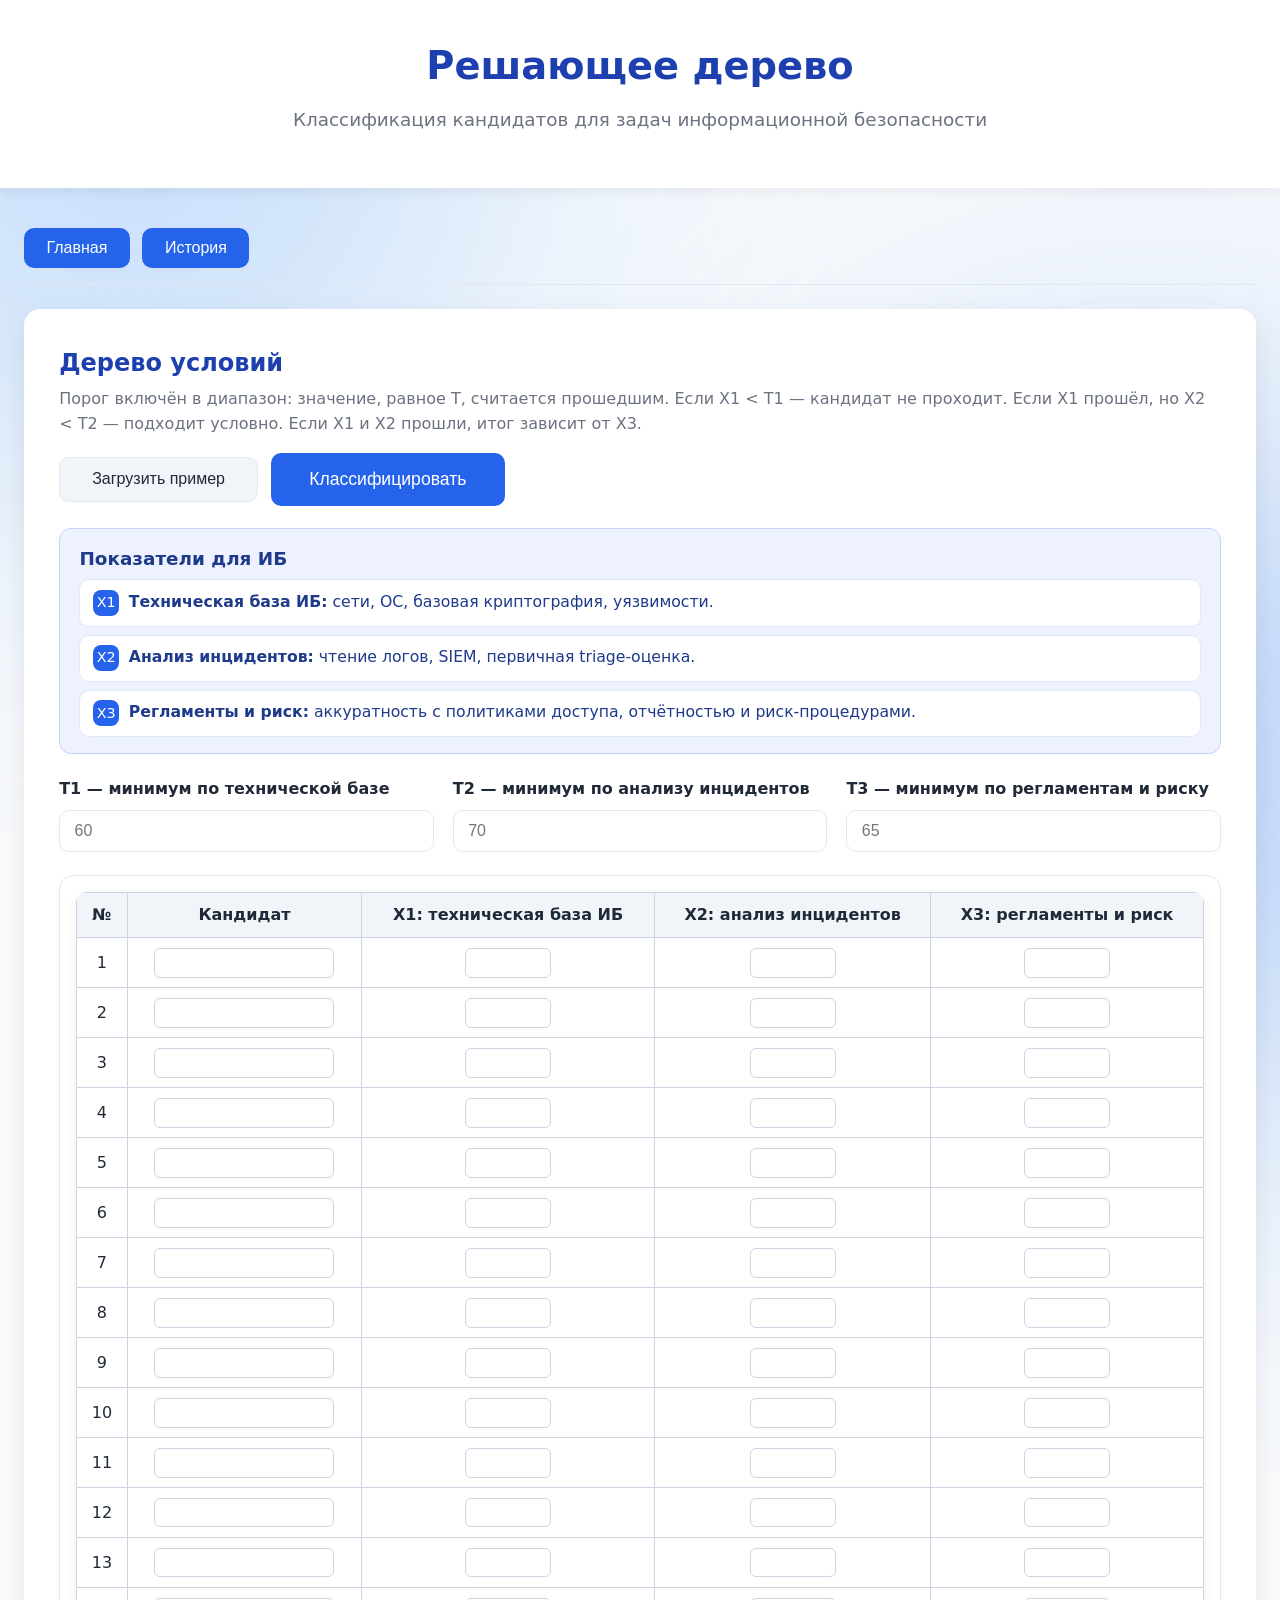
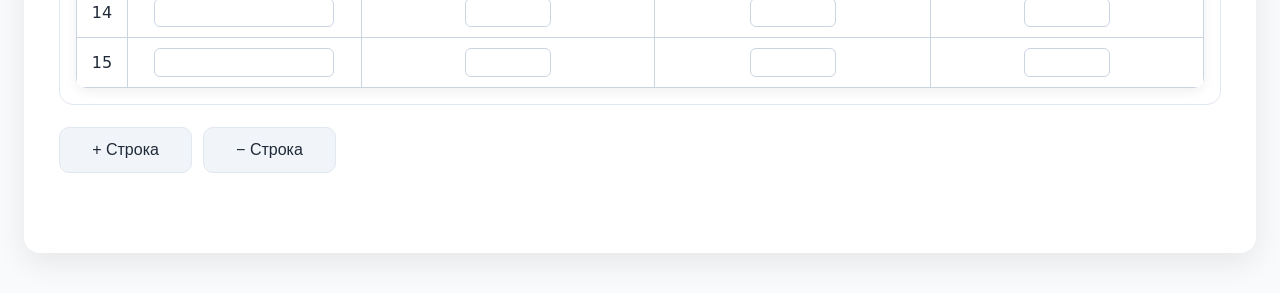
<file: frontend/decision_tree.html>
<!DOCTYPE html>
<html lang="ru">
<head>
  <meta charset="UTF-8">
  <meta name="viewport" content="width=device-width, initial-scale=1.0">
  <title>ТПР — Решающее дерево</title>
  <link rel="stylesheet" href="css/main.css">
  <link rel="stylesheet" href="css/input.css">
  <link rel="stylesheet" href="css/game.css">
  <link rel="stylesheet" href="css/decision_tree.css">
  <link rel="stylesheet" href="css/style.css">
  <script src="js/common.js"></script>
  <script src="js/decision_tree.js" defer></script>
</head>
<body>
  <header>
    <h1>Решающее дерево</h1>
    <p class="subtitle">Классификация кандидатов для задач информационной безопасности</p>
  </header>

  <main>
    <div class="page-nav">
      <button onclick="goHome()" class="nav-btn">Главная</button>
      <button onclick="goHistory()" class="nav-btn">История</button>
    </div>

    <section class="form-inner game-card">
      <div class="game-header">
        <div>
          <h2>Дерево условий</h2>
          <p class="muted">Порог включён в диапазон: значение, равное T, считается прошедшим. Если X1 &lt; T1 — кандидат не проходит. Если X1 прошёл, но X2 &lt; T2 — подходит условно. Если X1 и X2 прошли, итог зависит от X3.</p>
        </div>
        <div class="game-actions">
          <button id="tree-example" class="secondary-btn">Загрузить пример</button>
          <button id="tree-submit" class="primary-btn">Классифицировать</button>
        </div>
      </div>

      <div class="description-box">
        <h3>Показатели для ИБ</h3>
        <ul class="task-list">
          <li><span class="icon">X1</span><span><strong>Техническая база ИБ:</strong> сети, ОС, базовая криптография, уязвимости.</span></li>
          <li><span class="icon">X2</span><span><strong>Анализ инцидентов:</strong> чтение логов, SIEM, первичная triage-оценка.</span></li>
          <li><span class="icon">X3</span><span><strong>Регламенты и риск:</strong> аккуратность с политиками доступа, отчётностью и риск-процедурами.</span></li>
        </ul>
      </div>

      <div class="grid three-cols">
        <div class="field">
          <label>T1 — минимум по технической базе</label>
          <input id="t1" type="number" min="0" max="100" placeholder="60">
        </div>
        <div class="field">
          <label>T2 — минимум по анализу инцидентов</label>
          <input id="t2" type="number" min="0" max="100" placeholder="70">
        </div>
        <div class="field">
          <label>T3 — минимум по регламентам и риску</label>
          <input id="t3" type="number" min="0" max="100" placeholder="65">
        </div>
      </div>

      <div class="table-wrap" id="tree-input-table"></div>

      <div class="toolbar">
        <div class="toolbar-group">
          <button id="add-tree-row" class="secondary-btn">+ Строка</button>
          <button id="remove-tree-row" class="secondary-btn">− Строка</button>
        </div>
      </div>

      <div class="footer-actions">
        <span id="tree-status" class="status"></span>
      </div>
      <div id="tree-report-actions" class="report-actions-inline"></div>

      <div id="tree-results" class="result-block" hidden>
        <div class="summary-grid" id="tree-summary"></div>
        <h3>Итоговая классификация</h3>
        <div class="table-wrap" id="tree-result-table"></div>
        <h3>Пошаговый вывод</h3>
        <div id="tree-steps" class="tree-steps"></div>
      </div>
    </section>
  </main>
</body>
</html>
</file>
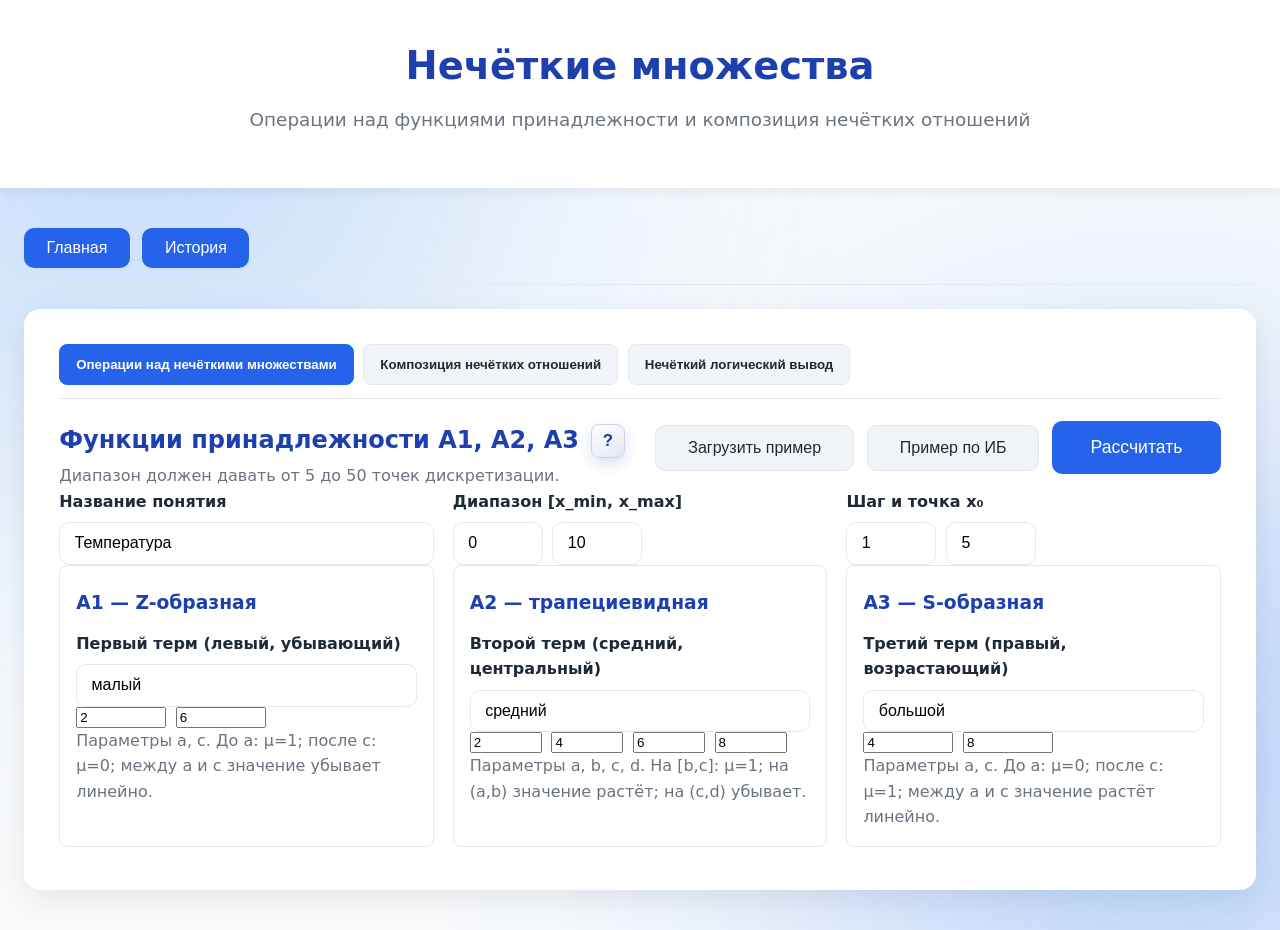
<file: frontend/fuzzy.html>
<!DOCTYPE html>
<html lang="ru">
<head>
  <meta charset="UTF-8">
  <meta name="viewport" content="width=device-width, initial-scale=1.0">
  <title>ТПР — Нечёткие множества</title>
  <link rel="stylesheet" href="css/main.css">
  <link rel="stylesheet" href="css/input.css">
  <link rel="stylesheet" href="css/game.css">
  <link rel="stylesheet" href="css/fuzzy.css">
  <link rel="stylesheet" href="css/style.css">
  <script src="js/common.js"></script>
  <script src="js/fuzzy.js?v=2" defer></script>
</head>
<body>
  <header>
    <h1>Нечёткие множества</h1>
    <p class="subtitle">Операции над функциями принадлежности и композиция нечётких отношений</p>
  </header>

  <main>
    <div class="page-nav">
      <button onclick="goHome()" class="nav-btn">Главная</button>
      <button onclick="goHistory()" class="nav-btn">История</button>
    </div>

    <section class="form-inner game-card">
      <div class="tabs">
        <button class="tab-btn active" data-tab="sets">Операции над нечёткими множествами</button>
        <button class="tab-btn" data-tab="relations">Композиция нечётких отношений</button>
        <button class="tab-btn" data-tab="inference">Нечёткий логический вывод</button>
      </div>

      <div id="tab-sets" class="tab-panel active">
        <div class="game-header">
          <div>
            <div class="method-header fuzzy-title-row">
              <h2>Функции принадлежности A1, A2, A3</h2>
              <button class="faq-toggle" type="button" data-faq="sets" aria-label="FAQ по операциям">?</button>
            </div>
            <p class="muted">Диапазон должен давать от 5 до 50 точек дискретизации.</p>
          </div>
          <div class="game-actions">
            <button id="load-task1-example" class="secondary-btn">Загрузить пример</button>
            <button id="load-task1-ib-example" class="secondary-btn">Пример по ИБ</button>
            <button id="task1-submit" class="primary-btn">Рассчитать</button>
          </div>
        </div>

        <div class="grid three-cols">
          <div class="field"><label>Название понятия</label><input id="concept" type="text" value="Температура"></div>
          <div class="field"><label>Диапазон [x_min, x_max]</label><div class="inline-inputs"><input id="x-min" type="number" value="0"><input id="x-max" type="number" value="10"></div></div>
          <div class="field"><label>Шаг и точка x₀</label><div class="inline-inputs"><input id="step" type="number" value="1" step="0.1"><input id="x0" type="number" value="5" step="0.1"></div></div>
        </div>

        <div class="grid three-cols">
          <div class="term-box">
            <h3>A1 — Z-образная</h3>
            <div class="field">
              <label>Первый терм (левый, убывающий)</label>
              <input id="term-a1" type="text" value="малый">
            </div>
            <div class="inline-inputs"><input id="a1-a" type="number" value="2" step="0.1"><input id="a1-c" type="number" value="6" step="0.1"></div>
            <p class="muted">Параметры a, c. До a: μ=1; после c: μ=0; между a и c значение убывает линейно.</p>
          </div>
          <div class="term-box">
            <h3>A2 — трапециевидная</h3>
            <div class="field">
              <label>Второй терм (средний, центральный)</label>
              <input id="term-a2" type="text" value="средний">
            </div>
            <div class="inline-inputs four"><input id="a2-a" type="number" value="2" step="0.1"><input id="a2-b" type="number" value="4" step="0.1"><input id="a2-c" type="number" value="6" step="0.1"><input id="a2-d" type="number" value="8" step="0.1"></div>
            <p class="muted">Параметры a, b, c, d. На [b,c]: μ=1; на (a,b) значение растёт; на (c,d) убывает.</p>
          </div>
          <div class="term-box">
            <h3>A3 — S-образная</h3>
            <div class="field">
              <label>Третий терм (правый, возрастающий)</label>
              <input id="term-a3" type="text" value="большой">
            </div>
            <div class="inline-inputs"><input id="a3-a" type="number" value="4" step="0.1"><input id="a3-c" type="number" value="8" step="0.1"></div>
            <p class="muted">Параметры a, c. До a: μ=0; после c: μ=1; между a и c значение растёт линейно.</p>
          </div>
        </div>

        <div id="task1-status" class="status"></div>
        <div id="task1-report-actions" class="report-actions-inline"></div>
        <div id="task1-results" class="result-block" hidden>
          <canvas id="membership-chart" width="1100" height="380"></canvas>
          <div id="x0-values" class="summary-grid"></div>
          <div id="a2-properties" class="summary-grid"></div>
          <h3>Таблица значений</h3>
          <p class="muted">Значения берутся из функций A1, A2 и A3 в точках x от x_min до x_max с заданным шагом. Столбцы «A2 очень» и «A2 довольно» считаются из A2: μ² и √μ.</p>
          <div class="table-wrap" id="values-table"></div>
          <h3>Операции над A1 и A2</h3>
          <p class="muted">Операции показаны для пары A1 и A2 как базовый пример сравнения двух нечётких множеств: ¬A1 считается из A1, T-нормы и S-нормы считаются по значениям A1 и A2 в каждой строке таблицы. A3 строится и выводится выше, но в этой таблице не участвует.</p>
          <div class="table-wrap" id="operations-table"></div>
        </div>
      </div>

      <div id="tab-relations" class="tab-panel">
        <div class="game-header">
          <div>
            <div class="method-header fuzzy-title-row">
              <h2>Соответствие кандидатов специальностям</h2>
              <button class="faq-toggle" type="button" data-faq="relations" aria-label="FAQ по композиции">?</button>
            </div>
            <p class="muted">R1: характеристики → специальности, R2: характеристики → кандидаты.</p>
          </div>
          <div class="game-actions">
            <button id="load-fuzzy-example" class="secondary-btn">Загрузить пример из методички</button>
            <button id="load-fuzzy-ib-example" class="secondary-btn">Пример по ИБ</button>
          </div>
        </div>

        <div class="stepper" id="fuzzy-stepper"></div>

        <div class="step-panel active" data-step="1">
          <div class="field">
            <label>Название задачи</label>
            <input id="task-title" type="text" value="Композиция нечётких отношений">
          </div>
          <div class="grid three-cols">
            <div class="field"><label>Характеристики Y (1–10)</label><input id="y-count" type="number" min="1" max="10" value="3"></div>
            <div class="field"><label>Кандидаты X (1–10)</label><input id="x-count" type="number" min="1" max="10" value="3"></div>
            <div class="field"><label>Специальности Z (1–10)</label><input id="z-count" type="number" min="1" max="10" value="3"></div>
          </div>
          <button id="apply-dimensions" class="primary-btn">Применить размерности</button>
        </div>

        <div class="step-panel" data-step="2">
          <div class="names-section">
            <h3>Характеристики Y</h3><div id="y-names" class="names-grid compact"></div>
            <h3>Кандидаты X</h3><div id="x-names" class="names-grid compact"></div>
            <h3>Специальности Z</h3><div id="z-names" class="names-grid compact"></div>
          </div>
        </div>

        <div class="step-panel" data-step="3">
          <h3>Матрица R1 [Y×Z]</h3>
          <div class="table-wrap" id="r1-grid"></div>
          <h3>Матрица R2 [Y×X]</h3>
          <div class="table-wrap" id="r2-grid"></div>
        </div>

        <div class="step-panel" data-step="4">
          <div class="footer-actions">
            <button id="task2-submit" class="primary-btn">Вычислить</button>
            <span id="task2-status" class="status"></span>
          </div>
          <div id="task2-report-actions" class="report-actions-inline"></div>
          <div id="task2-results" class="result-block" hidden>
            <h3>Матрица max-min</h3>
            <div class="table-wrap" id="max-min-table"></div>
            <h3>Матрица max-prod</h3>
            <div class="table-wrap" id="max-prod-table"></div>
            <h3>Итоговая рекомендация</h3>
            <div id="task2-recommendations" class="summary-grid"></div>
            <h3>Лучший кандидат для каждой специальности</h3>
            <div class="table-wrap" id="best-table"></div>
            <details class="steps-details">
              <summary>Пошаговые вычисления для каждой ячейки</summary>
              <div id="cell-steps"></div>
            </details>
          </div>
        </div>

        <div class="wizard-nav">
          <button id="prev-step" class="secondary-btn">Назад</button>
          <button id="next-step" class="secondary-btn">Далее</button>
        </div>
      </div>

      <div id="tab-inference" class="tab-panel">
        <div class="game-header">
          <div>
            <div class="method-header fuzzy-title-row">
              <h2>Метод Мамдани: пригодность кандидата</h2>
              <button class="faq-toggle" type="button" data-faq="inference" aria-label="FAQ по нечёткому выводу">?</button>
            </div>
            <p class="muted">Фаззификация → применение правил → агрегация → дефаззификация центроидом по 201 точке.</p>
          </div>
          <div class="game-actions">
            <button id="load-inference-methodical" class="secondary-btn">Загрузить пример из методички</button>
            <button id="load-inference-soc" class="secondary-btn">Загрузить пример ИБ/SOC</button>
          </div>
        </div>

        <div class="stepper" id="inference-stepper"></div>

        <div class="inference-step-panel active" data-inference-step="1">
          <div class="grid three-cols">
            <div class="field"><label>Количество входных ЛП</label><input id="inference-var-count" type="number" min="2" max="10" value="3"></div>
            <div class="field"><label>Выходная ЛП</label><input id="inference-output-name" type="text" value="Пригодность кандидата" readonly></div>
            <div class="field"><label>Диапазон выхода</label><input type="text" value="[0, 100]" readonly></div>
          </div>
          <button id="apply-inference-vars" class="primary-btn">Применить переменные</button>
          <div id="inference-vars" class="inference-vars"></div>
        </div>

        <div class="inference-step-panel" data-inference-step="2">
          <div class="footer-actions">
            <button id="add-inference-rule" class="secondary-btn">Добавить правило</button>
            <span class="muted">От 3 до 20 правил, связка условий только AND = min.</span>
          </div>
          <div class="table-wrap" id="inference-rules"></div>
        </div>

        <div class="inference-step-panel" data-inference-step="3">
          <div class="field">
            <label>Имя кандидата</label>
            <input id="inference-candidate" type="text" value="Петров">
          </div>
          <div id="inference-crisp-values" class="inference-crisp-grid"></div>
          <div class="footer-actions">
            <button id="inference-submit" class="primary-btn">Вычислить</button>
            <span id="inference-status" class="status"></span>
          </div>
          <div id="inference-report-actions" class="report-actions-inline"></div>
        </div>

        <div class="inference-step-panel" data-inference-step="4">
          <div id="inference-results" class="result-block" hidden>
            <div id="inference-summary" class="summary-grid"></div>
            <h3>Функции принадлежности входов</h3>
            <div id="inference-input-charts" class="inference-chart-grid"></div>
            <canvas id="inference-output-chart" width="1100" height="380"></canvas>
            <h3>Фаззификация</h3>
            <div class="table-wrap" id="inference-fuzz-table"></div>
            <h3>Применение правил</h3>
            <div class="table-wrap" id="inference-rules-table"></div>
            <details class="steps-details">
              <summary>Пошаговый расчёт</summary>
              <div id="inference-steps"></div>
            </details>
          </div>
        </div>

        <div class="wizard-nav">
          <button id="inference-prev-step" class="secondary-btn">Назад</button>
          <button id="inference-next-step" class="secondary-btn">Далее</button>
        </div>
      </div>
    </section>

    <div id="fuzzy-faq-modal" class="faq-modal" hidden>
      <div class="faq-modal-backdrop" data-faq-close></div>
      <div class="faq-modal-dialog" role="dialog" aria-modal="true" aria-labelledby="fuzzy-faq-title">
        <div class="faq-modal-header">
          <h4 id="fuzzy-faq-title"></h4>
          <button class="faq-modal-close" type="button" data-faq-close aria-label="Закрыть">×</button>
        </div>
        <div id="fuzzy-faq-body"></div>
      </div>
    </div>
  </main>
</body>
</html>
</file>
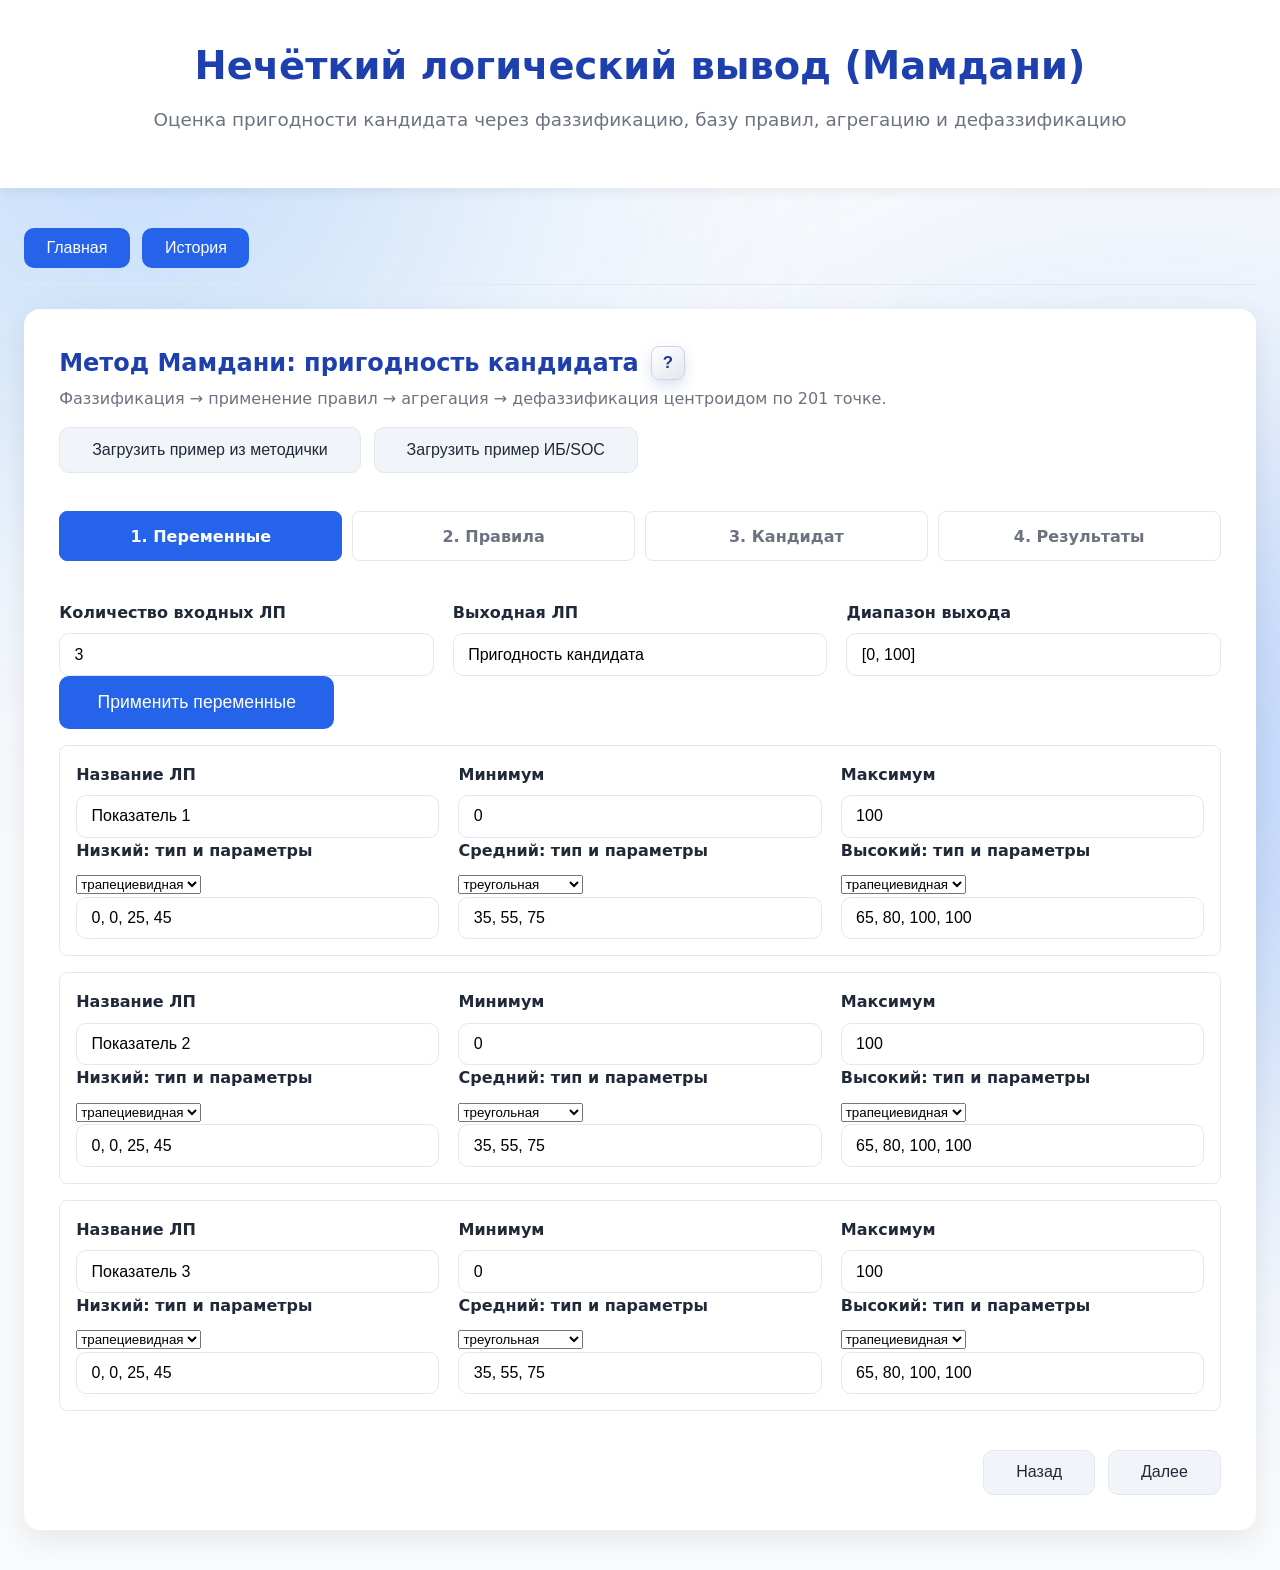
<file: frontend/fuzzy_inference.html>
<!DOCTYPE html>
<html lang="ru">
<head>
  <meta charset="UTF-8">
  <meta name="viewport" content="width=device-width, initial-scale=1.0">
  <title>ТПР — Нечёткий логический вывод (Мамдани)</title>
  <link rel="stylesheet" href="css/main.css">
  <link rel="stylesheet" href="css/input.css">
  <link rel="stylesheet" href="css/game.css">
  <link rel="stylesheet" href="css/fuzzy.css">
  <link rel="stylesheet" href="css/style.css">
  <script src="js/common.js"></script>
  <script src="js/fuzzy_inference.js" defer></script>
</head>
<body>
  <header>
    <h1>Нечёткий логический вывод (Мамдани)</h1>
    <p class="subtitle">Оценка пригодности кандидата через фаззификацию, базу правил, агрегацию и дефаззификацию</p>
  </header>

  <main>
    <div class="page-nav">
      <button onclick="goHome()" class="nav-btn">Главная</button>
      <button onclick="goHistory()" class="nav-btn">История</button>
    </div>

    <section class="form-inner game-card">
      <div class="game-header">
        <div>
          <div class="method-header fuzzy-title-row">
            <h2>Метод Мамдани: пригодность кандидата</h2>
            <button class="faq-toggle" type="button" id="inference-faq-open" aria-label="FAQ по нечёткому выводу">?</button>
          </div>
          <p class="muted">Фаззификация → применение правил → агрегация → дефаззификация центроидом по 201 точке.</p>
        </div>
        <div class="game-actions">
          <button id="load-inference-methodical" class="secondary-btn">Загрузить пример из методички</button>
          <button id="load-inference-soc" class="secondary-btn">Загрузить пример ИБ/SOC</button>
        </div>
      </div>

      <div class="stepper" id="inference-stepper"></div>

      <div class="inference-step-panel active" data-inference-step="1">
        <div class="grid three-cols">
          <div class="field"><label>Количество входных ЛП</label><input id="inference-var-count" type="number" min="2" max="10" value="3"></div>
          <div class="field"><label>Выходная ЛП</label><input id="inference-output-name" type="text" value="Пригодность кандидата" readonly></div>
          <div class="field"><label>Диапазон выхода</label><input type="text" value="[0, 100]" readonly></div>
        </div>
        <button id="apply-inference-vars" class="primary-btn">Применить переменные</button>
        <div id="inference-vars" class="inference-vars"></div>
      </div>

      <div class="inference-step-panel" data-inference-step="2">
        <div class="footer-actions">
          <button id="add-inference-rule" class="secondary-btn">Добавить правило</button>
          <span class="muted">От 3 до 20 правил, связка условий только AND = min.</span>
        </div>
        <div class="table-wrap" id="inference-rules"></div>
      </div>

      <div class="inference-step-panel" data-inference-step="3">
        <div class="field">
          <label>Имя кандидата</label>
          <input id="inference-candidate" type="text" value="Петров">
        </div>
        <div id="inference-crisp-values" class="inference-crisp-grid"></div>
        <div class="footer-actions">
          <button id="inference-submit" class="primary-btn">Вычислить</button>
          <span id="inference-status" class="status"></span>
        </div>
        <div id="inference-report-actions" class="report-actions-inline"></div>
      </div>

      <div class="inference-step-panel" data-inference-step="4">
        <div id="inference-results" class="result-block" hidden>
          <div id="inference-summary" class="summary-grid"></div>
          <h3>Функции принадлежности входов</h3>
          <div id="inference-input-charts" class="inference-chart-grid"></div>
          <canvas id="inference-output-chart" width="1100" height="380"></canvas>
          <h3>Фаззификация</h3>
          <div class="table-wrap" id="inference-fuzz-table"></div>
          <h3>Применение правил</h3>
          <div class="table-wrap" id="inference-rules-table"></div>
          <details class="steps-details">
            <summary>Пошаговый расчёт</summary>
            <div id="inference-steps"></div>
          </details>
        </div>
      </div>

      <div class="wizard-nav">
        <button id="inference-prev-step" class="secondary-btn">Назад</button>
        <button id="inference-next-step" class="secondary-btn">Далее</button>
      </div>
    </section>

    <div id="fuzzy-faq-modal" class="faq-modal" hidden>
      <div class="faq-modal-backdrop" data-faq-close></div>
      <div class="faq-modal-dialog" role="dialog" aria-modal="true" aria-labelledby="fuzzy-faq-title">
        <div class="faq-modal-header">
          <h4 id="fuzzy-faq-title">FAQ: нечёткий логический вывод Мамдани</h4>
          <button class="faq-modal-close" type="button" data-faq-close aria-label="Закрыть">×</button>
        </div>
        <div id="fuzzy-faq-body"></div>
      </div>
    </div>
  </main>
</body>
</html>
</file>
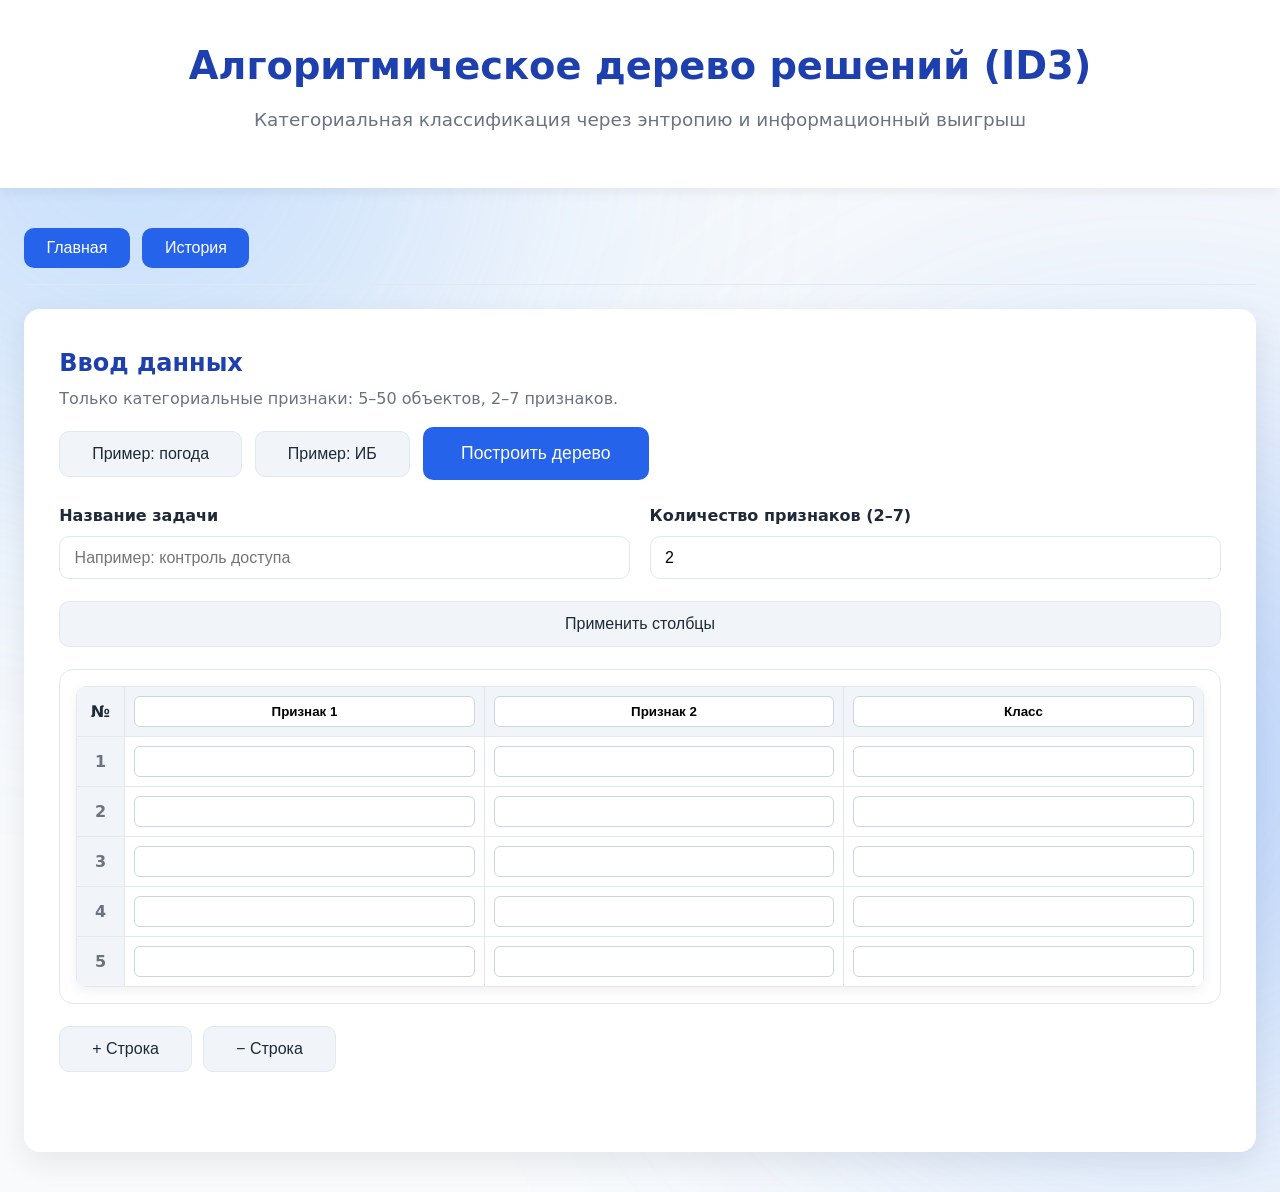
<file: frontend/id3.html>
<!DOCTYPE html>
<html lang="ru">
<head>
  <meta charset="UTF-8">
  <meta name="viewport" content="width=device-width, initial-scale=1.0">
  <title>ТПР — ID3</title>
  <link rel="stylesheet" href="css/main.css">
  <link rel="stylesheet" href="css/input.css">
  <link rel="stylesheet" href="css/game.css">
  <link rel="stylesheet" href="css/id3.css">
  <link rel="stylesheet" href="css/style.css">
  <script src="js/common.js"></script>
  <script src="js/id3.js?v=2" defer></script>
</head>
<body>
  <header>
    <h1>Алгоритмическое дерево решений (ID3)</h1>
    <p class="subtitle">Категориальная классификация через энтропию и информационный выигрыш</p>
  </header>

  <main>
    <div class="page-nav">
      <button onclick="goHome()" class="nav-btn">Главная</button>
      <button onclick="goHistory()" class="nav-btn">История</button>
    </div>

    <section class="form-inner game-card">
      <div class="game-header">
        <div>
          <h2>Ввод данных</h2>
          <p class="muted">Только категориальные признаки: 5–50 объектов, 2–7 признаков.</p>
        </div>
        <div class="game-actions">
          <button id="id3-weather" class="secondary-btn">Пример: погода</button>
          <button id="id3-security" class="secondary-btn">Пример: ИБ</button>
          <button id="id3-build" class="primary-btn">Построить дерево</button>
        </div>
      </div>

      <div class="grid two-cols">
        <div class="field"><label>Название задачи</label><input id="id3-task-title" type="text" placeholder="Например: контроль доступа"></div>
        <div class="field"><label>Количество признаков (2–7)</label><input id="id3-feature-count" type="number" min="2" max="7" value="2"></div>
      </div>
      <button id="id3-apply-columns" class="secondary-btn">Применить столбцы</button>

      <div class="table-wrap" id="id3-table"></div>
      <div class="toolbar">
        <div class="toolbar-group">
          <button id="id3-add-row" class="secondary-btn">+ Строка</button>
          <button id="id3-remove-row" class="secondary-btn">− Строка</button>
        </div>
      </div>

      <div class="footer-actions"><span id="id3-status" class="status"></span></div>
      <div id="id3-report-actions" class="report-actions-inline"></div>

      <div id="id3-results" class="result-block" hidden>
        <div class="summary-grid" id="id3-summary"></div>
        <h3>Визуальное дерево</h3>
        <div id="id3-tree-view" class="id3-tree"></div>
        <details class="tree-step">
          <summary>Пошаговые вычисления</summary>
          <div id="id3-steps"></div>
        </details>
        <h3>Классификация объекта</h3>
        <div id="id3-classifier" class="grid three-cols"></div>
        <button id="id3-classify" class="primary-btn">Классифицировать объект</button>
        <div id="id3-classification-result" class="description-box" hidden></div>
      </div>
    </section>
  </main>
</body>
</html>
</file>
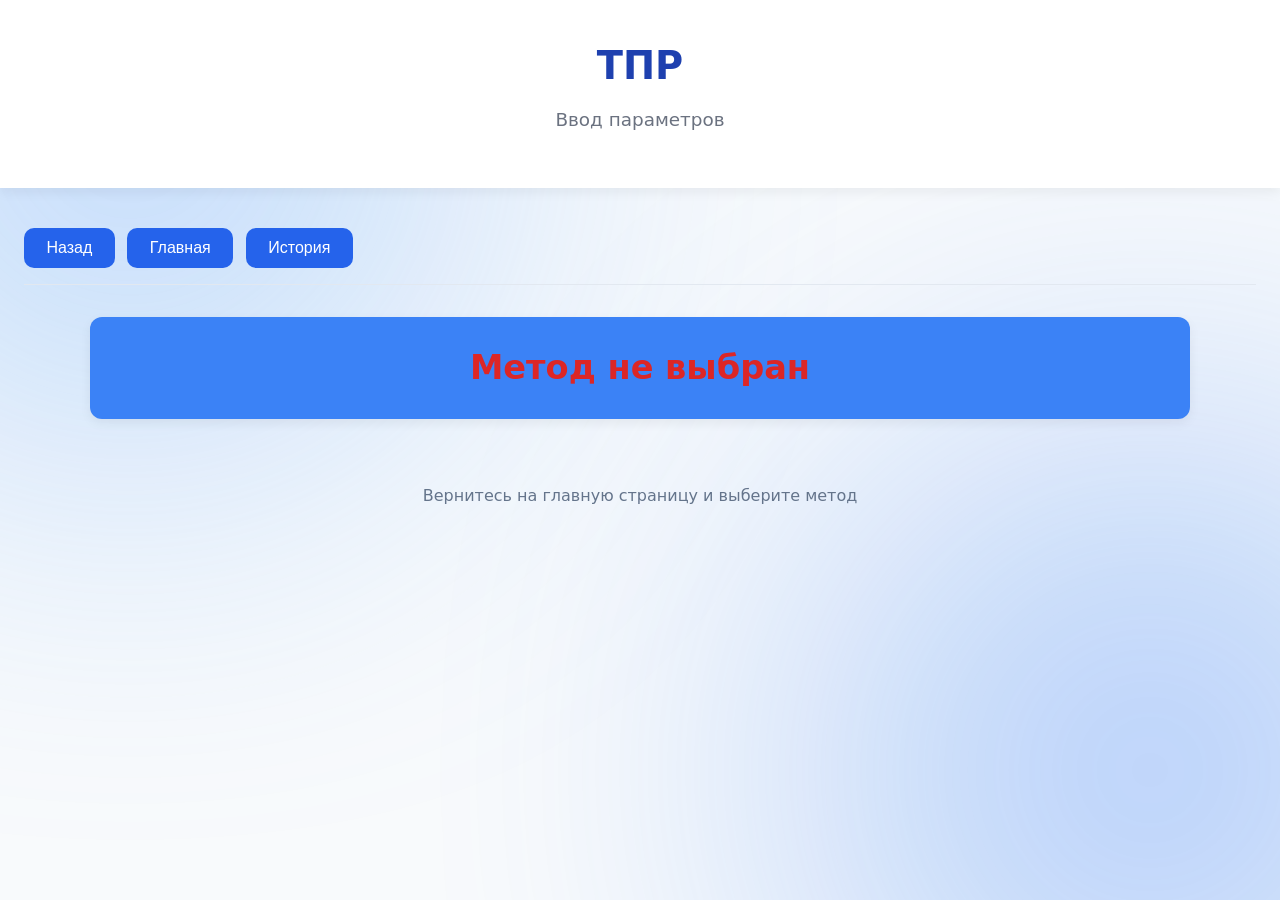
<file: frontend/input.html>
<!DOCTYPE html>
<html lang="ru">
<head>
  <meta charset="UTF-8">
  <meta name="viewport" content="width=device-width, initial-scale=1.0">
  <title>ТПР — Ввод параметров</title>
  <link rel="stylesheet" href="css/main.css">
  <link rel="stylesheet" href="css/input.css">          <!-- если создавал -->

    <link rel="stylesheet" href="css/style.css">

  <script src="js/common.js"></script>
  <script src="js/input.js" defer></script>             <!-- ЭТО САМОЕ ВАЖНОЕ -->
</head>
<body>
  <header id="input-header">
    <h1>ТПР</h1>
    <p class="subtitle">Ввод параметров</p>
  </header>

  <main>

  <div class="page-nav">
    <button onclick="goBack()" class="nav-btn">Назад</button>
    <button onclick="goHome()" class="nav-btn">Главная</button>
    <button onclick="goHistory()" class="nav-btn">История</button>
  </div>

  <div id="algorithm-title" class="algo-title"></div>
  <div id="form-container" class="form-wrapper"></div>
  <div id="status" class="status"></div>

  </main>

  </body>
</html>
</file>
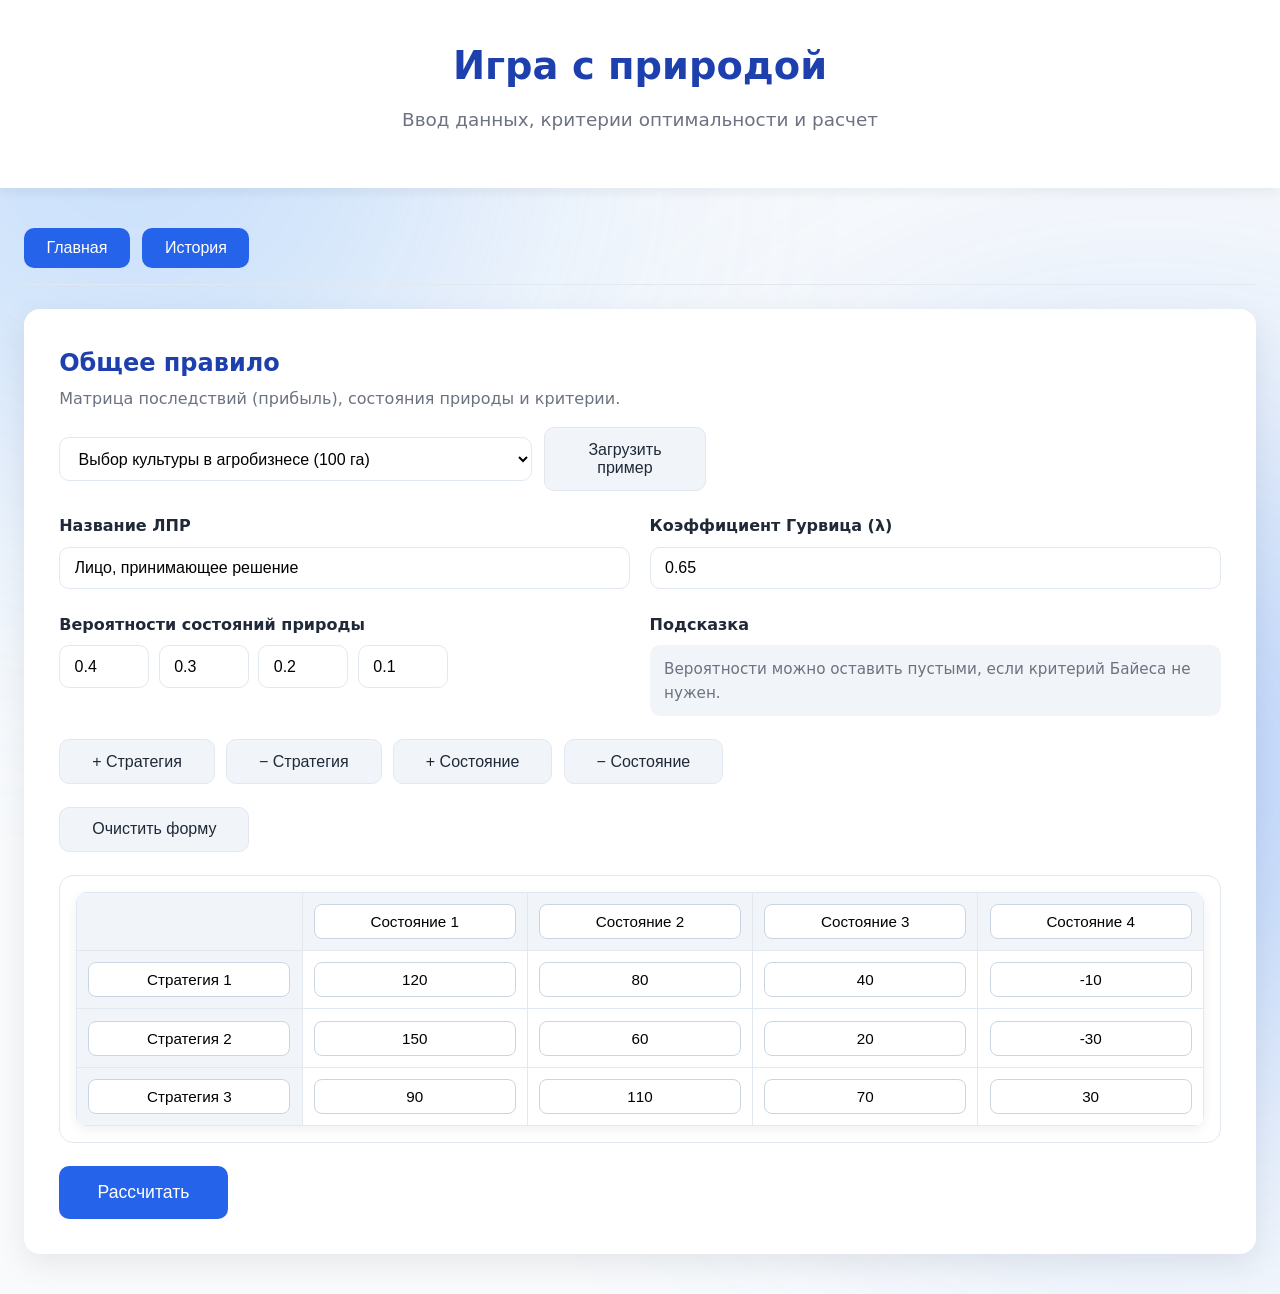
<file: frontend/nature_game.html>
<!DOCTYPE html>
<html lang="ru">
<head>
  <meta charset="UTF-8">
  <meta name="viewport" content="width=device-width, initial-scale=1.0">
  <title>ТПР — Игра с природой</title>
  <link rel="stylesheet" href="css/main.css">
  <link rel="stylesheet" href="css/input.css">
  <link rel="stylesheet" href="css/game.css">
  <link rel="stylesheet" href="css/style.css">
  <script src="js/common.js"></script>
  <script src="js/nature_game.js" defer></script>
</head>
<body>
  <header>
    <h1>Игра с природой</h1>
    <p class="subtitle">Ввод данных, критерии оптимальности и расчет</p>
  </header>

  <main>
    <div class="page-nav">
      <button onclick="goHome()" class="nav-btn">Главная</button>
      <button onclick="goHistory()" class="nav-btn">История</button>
    </div>

    <section class="form-inner game-card" id="nature-game-form">
      <div class="game-header">
        <div>
          <h2>Общее правило</h2>
          <p class="muted">Матрица последствий (прибыль), состояния природы и критерии.</p>
        </div>
        <div class="game-actions">
          <select id="nature-example-select" class="select-input"></select>
          <button id="nature-example-btn" class="secondary-btn">Загрузить пример</button>
        </div>
      </div>

      <div id="nature-description" class="description-box" style="display:none;"></div>

      <div class="grid two-cols">
        <div class="field">
          <label>Название ЛПР</label>
          <input type="text" id="decision-maker" placeholder="Лицо, принимающее решение">
        </div>
        <div class="field">
          <label>Коэффициент Гурвица (λ)</label>
          <input type="number" id="hurwicz-lambda" step="0.01" min="0" max="1" value="0.65">
        </div>
      </div>

      <div class="grid two-cols">
        <div class="field">
          <label>Вероятности состояний природы</label>
          <div id="probabilities-wrap" class="inline-inputs"></div>
        </div>
        <div class="field">
          <label>Подсказка</label>
          <div class="note">Вероятности можно оставить пустыми, если критерий Байеса не нужен.</div>
        </div>
      </div>

      <div class="toolbar">
        <div class="toolbar-group">
          <button id="add-row" class="secondary-btn">+ Стратегия</button>
          <button id="remove-row" class="secondary-btn">− Стратегия</button>
          <button id="add-col" class="secondary-btn">+ Состояние</button>
          <button id="remove-col" class="secondary-btn">− Состояние</button>
        </div>
      </div>

      <div class="toolbar">
        <div class="toolbar-group">
          <button id="nature-reset" class="secondary-btn">Очистить форму</button>
        </div>
      </div>

      <div class="table-wrap" id="nature-matrix-wrap"></div>

      <div class="footer-actions">
        <button id="nature-submit" class="primary-btn">Рассчитать</button>
        <span id="nature-status" class="status"></span>
      </div>
    </section>
  </main>
</body>
</html>
</file>
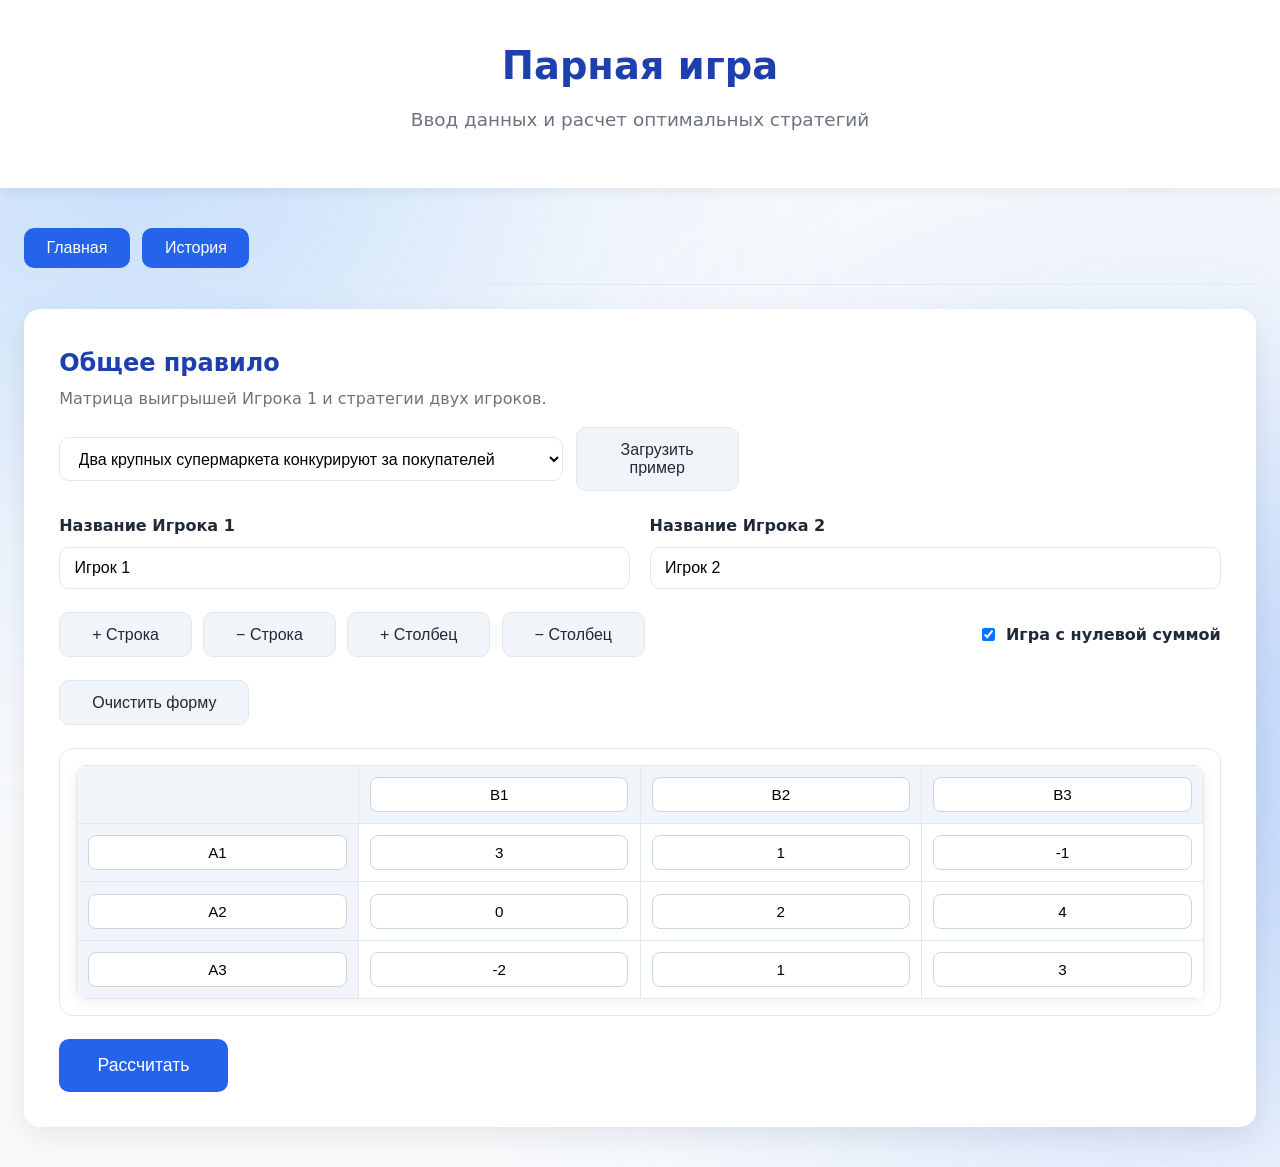
<file: frontend/pair_game.html>
<!DOCTYPE html>
<html lang="ru">
<head>
  <meta charset="UTF-8">
  <meta name="viewport" content="width=device-width, initial-scale=1.0">
  <title>ТПР — Парная игра</title>
  <link rel="stylesheet" href="css/main.css">
  <link rel="stylesheet" href="css/input.css">
  <link rel="stylesheet" href="css/game.css">
  <link rel="stylesheet" href="css/style.css">
  <script src="js/common.js"></script>
  <script src="js/pair_game.js" defer></script>
</head>
<body>
  <header>
    <h1>Парная игра</h1>
    <p class="subtitle">Ввод данных и расчет оптимальных стратегий</p>
  </header>

  <main>
    <div class="page-nav">
      <button onclick="goHome()" class="nav-btn">Главная</button>
      <button onclick="goHistory()" class="nav-btn">История</button>
    </div>

    <section class="form-inner game-card" id="pair-game-form">
      <div class="game-header">
        <div>
          <h2>Общее правило</h2>
          <p class="muted">Матрица выигрышей Игрока 1 и стратегии двух игроков.</p>
        </div>
        <div class="game-actions">
          <select id="pair-example-select" class="select-input"></select>
          <button id="pair-example-btn" class="secondary-btn">Загрузить пример</button>
        </div>
      </div>

      <div id="pair-description" class="description-box" style="display:none;"></div>

      <div class="grid two-cols">
        <div class="field">
          <label>Название Игрока 1</label>
          <input type="text" id="player1-name" placeholder="Игрок 1">
        </div>
        <div class="field">
          <label>Название Игрока 2</label>
          <input type="text" id="player2-name" placeholder="Игрок 2">
        </div>
      </div>

      <div class="toolbar">
        <div class="toolbar-group">
          <button id="add-row" class="secondary-btn">+ Строка</button>
          <button id="remove-row" class="secondary-btn">− Строка</button>
          <button id="add-col" class="secondary-btn">+ Столбец</button>
          <button id="remove-col" class="secondary-btn">− Столбец</button>
        </div>
        <label class="checkbox">
          <input type="checkbox" id="zero-sum">
          Игра с нулевой суммой
        </label>
      </div>

      <div class="toolbar">
        <div class="toolbar-group">
          <button id="pair-reset" class="secondary-btn">Очистить форму</button>
        </div>
      </div>

      <div class="table-wrap" id="pair-matrix-wrap"></div>

      <div class="footer-actions">
        <button id="pair-submit" class="primary-btn">Рассчитать</button>
        <span id="pair-status" class="status"></span>
      </div>
    </section>
  </main>
</body>
</html>
</file>
<file: frontend/css/main.css>
@import url('https://fonts.googleapis.com/css2?family=Inter:wght@400;500;600;700&display=swap');
/* ===== Цветовая схема сайта ===== */
:root {
    --color-bg:          #f8fafc;
    --color-primary:     #2563eb;
    --color-primary-dark:#1d4ed8;
    --color-primary-darker:#1e40af;
    --color-secondary:   #10b981;
    --color-text:        #1f2937;
    --color-text-light:  #6b7280;
    --color-card:        #ffffff;
    --color-border:      #e2e8f0;
    --color-neutral:     #f1f5f9;
    --color-neutral-dark:#cbd5e1;
    --shadow-sm:         0 4px 12px rgba(0,0,0,0.06);
    --shadow-md:         0 10px 30px rgba(0,0,0,0.08);
}

* {
    box-sizing: border-box;
}

body {
    margin: 0;
    font-family: 'Inter', system-ui, -apple-system, sans-serif; /* было Roboto */
    background: var(--color-bg);
    color: var(--color-text);
    line-height: 1.6;
    position: relative;
    overflow-x: hidden;
}

/* мягкие фоновые шейпы */
body::before,
body::after {
    content: "";
    position: fixed;
    width: 700px;
    height: 700px;
    border-radius: 50%;
    z-index: -1;
    filter: blur(160px);
    opacity: 0.35;
}

body::before {
    background: #60a5fa;
    top: -220px;
    left: -220px;
}

body::after {
    background: #3b82f6;
    bottom: -220px;
    right: -220px;
}

header {
    text-align: center;
    padding: 2.2rem 1rem;
    background: var(--color-card);
    box-shadow: var(--shadow-sm);
}

h1 {
    margin: 0;
    font-size: 2.4rem;
    font-weight: 700;
    color: var(--color-primary-darker);
}

.subtitle {
    color: var(--color-text-light);
    font-size: 1.15rem;
    margin-top: 0.5rem;
}

main {
    max-width: 1400px;
    margin: 2.5rem auto;
    padding: 0 1.5rem;
}

footer {
    text-align: center;
    padding: 2rem 1rem;
    color: var(--color-text-light);
    font-size: 0.95rem;
    border-top: 1px solid var(--color-border);
}

footer #mode-display {
    cursor: pointer;
    padding: 0.2rem 0.6rem;
    border-radius: 6px;
    background: var(--color-neutral);
    transition: background 0.2s;
}

footer #mode-display:hover {
    background: var(--color-primary);
    color: white;
}

.mode-hint {
    font-size: 0.8rem;
    color: var(--color-text-light);
}

/* Навигация в шапке */
.header-nav {
    display: flex;
    justify-content: center;
    gap: 0.8rem;
    margin-top: 1rem;
}

/* Карточки методов */
/* Карточки методов — обновлённый вариант */
.methods-grid {
    display: grid;
    grid-template-columns: repeat(auto-fit, minmax(340px, 1fr));
    gap: 1.8rem;
    justify-content: center;
    max-width: 1100px;
    margin: 0 auto;
}

/* Специально для 4 карточек — делаем последнюю по центру */
.methods-grid:has(.method-card:nth-child(4):last-child) .method-card:nth-child(4) {
    grid-column: 1 / -1;           /* растягиваем на всю ширину */
    justify-self: center;          /* центрируем карточку */
    max-width: 340px;              /* возвращаем нормальную ширину карточки */
}

.method-card {
    background: var(--color-card);
    border-radius: 16px;
    padding: 2rem 1.6rem;
    box-shadow: var(--shadow-md);
    transition: all 0.25s ease;
    cursor: pointer;
    text-align: center;
}

.method-card:hover {
    transform: translateY(-6px);
    box-shadow: 0 20px 40px rgba(37,99,235,0.14);
}

.method-card h3 {
    margin: 0 0 0.6rem;
    color: var(--color-primary-darker);
    font-size: 1.4rem;
}

/* Общие элементы */
.loading {
    text-align: center;
    padding: 3rem 1rem;
    color: var(--color-text-light);
    font-size: 1.15rem;
}

.error {
    background: #fee2e2;
    color: #b91c1c;
    padding: 1.2rem;
    border-radius: 12px;
    margin: 1.5rem 0;
    text-align: center;
}

/* Навигация по страницам */
.page-nav {
    display: flex;
    justify-content: flex-start;
    align-items: center;
    gap: 0.8rem;
    max-width: 1400px;
    margin: 0 auto 1.5rem auto;
    padding-bottom: 1rem;
    border-bottom: 1px solid var(--color-border);
}

.nav-btn {
    background: var(--color-primary);
    color: white;
    border: none;
    padding: 0.7rem 1.4rem;
    border-radius: 8px;
    font-size: 1rem;
    font-weight: 500;
    cursor: pointer;
    transition: all 0.2s ease;
}

.nav-btn:hover {
    background: var(--color-primary-dark);
    transform: translateY(-1px);
}

.nav-btn:active {
    transform: translateY(0);
}

/* ===== Стили для блока задач (задача-ориентированный подход) ===== */
.task-selector {
    margin-bottom: 3.5rem;
}

.task-title {
    text-align: center;
    color: var(--color-primary-darker); /* используем ваш основной темный цвет */
    margin-bottom: 2rem;
    font-size: 1.8rem;
    font-weight: 700;
}

.task-grid {
    display: grid;
    grid-template-columns: repeat(auto-fit, minmax(300px, 1fr));
    gap: 1.8rem;
    max-width: 1100px;
    margin: 0 auto;
}

/* Стилизуем карточки задач под ваш стиль .method-card */
.task-card {
    background: var(--color-card);
    border-radius: 20px; /* чуть более скругленные, чтобы выделить */
    padding: 2.2rem 1.8rem;
    box-shadow: var(--shadow-md);
    transition: all 0.25s ease;
    cursor: pointer;
    text-align: center;
    border: 2px solid transparent; /* резерв под подсветку */
}

.task-card:hover {
    transform: translateY(-6px);
    box-shadow: 0 20px 40px rgba(37, 99, 235, 0.12);
    border-color: var(--color-primary); /* подсветка вашим синим */
}

.task-icon {
    font-size: 2.8rem;
    margin-bottom: 1.2rem;
    display: block;
}

.task-card h3 {
    margin: 0 0 0.8rem;
    color: var(--color-primary-darker);
    font-size: 1.3rem;
    font-weight: 600;
}

.task-card p {
    color: var(--color-text-light);
    font-size: 1rem;
    margin: 0;
    line-height: 1.5;
}

/* Разделитель в стиле вашего footer */
.separator {
    display: flex;
    align-items: center;
    text-align: center;
    margin: 4rem 0;
    color: var(--color-text-light);
    font-size: 0.95rem;
}

.separator::before,
.separator::after {
    content: '';
    flex: 1;
    border-bottom: 1px solid var(--color-border);
}

.separator span {
    padding: 0 1.5rem;
}

/* Эффект подсветки для методов */
.method-highlight {
    border: 2px solid var(--color-primary) !important;
    box-shadow: 0 0 20px rgba(37, 99, 235, 0.2) !important;
    transform: scale(1.03);
}

.method-card-recommended {
    border: 2px solid var(--color-primary) !important;
    box-shadow: 0 14px 30px rgba(37, 99, 235, 0.16) !important;
}

/* Добавьте в main.css */
.task-wizard-card {
    background: var(--color-card);
    padding: 2.5rem;
    border-radius: 16px;
    box-shadow: var(--shadow-md);
    max-width: 800px;
    margin: 0 auto 3rem;
}

.wizard-step {
    margin-bottom: 2rem;
}

.wizard-input {
    width: 100%;
    padding: 1rem;
    border: 1px solid var(--color-border);
    border-radius: 8px;
    margin-top: 0.5rem;
    font-family: inherit;
    resize: vertical;
}

.keyword-recommendation {
    display: grid;
    gap: 0.35rem;
    margin-top: 0.75rem;
    padding: 0.9rem 1rem;
    border: 1px solid rgba(37, 99, 235, 0.28);
    border-radius: 8px;
    background: #eff6ff;
    color: var(--color-text);
}

.keyword-recommendation.hidden {
    display: none;
}

.keyword-recommendation strong {
    color: var(--color-primary-darker);
}

.keyword-recommendation span,
.keyword-recommendation small {
    color: var(--color-text-light);
}

.check-grid {
    display: grid;
    grid-template-columns: 1fr 1fr;
    gap: 1rem;
    margin-top: 1rem;
}

.check-item {
    display: flex;
    align-items: center;
    gap: 0.8rem;
    padding: 0.8rem;
    background: var(--color-neutral);
    border-radius: 8px;
    cursor: pointer;
    transition: 0.2s;
}

.check-item:hover {
    background: var(--color-neutral-dark);
}

.check-item input {
    width: 18px;
    height: 18px;
}

/* Состояние обычного чекбокса */
.check-item {
    display: flex;
    align-items: center;
    gap: 0.8rem;
    padding: 1rem;
    background: var(--color-card);
    border: 2px solid var(--color-border);
    border-radius: 12px;
    cursor: pointer;
    transition: all 0.2s ease;
    user-select: none; /* чтобы текст не выделялся случайно */
}

/* Эффект при наведении на активный пункт */
.check-item:hover:not(.disabled) {
    border-color: var(--color-primary);
    background: var(--color-neutral);
    transform: translateY(-2px);
}

/* !!! СТИЛИ ДЛЯ ЗАБЛОКИРОВАННОГО СОСТОЯНИЯ !!! */
.check-item.disabled {
    opacity: 0.5;                /* делаем полупрозрачным */
    background: #f1f5f9;         /* более тусклый фон */
    border-color: #e2e8f0;       /* бледная граница */
    cursor: not-allowed;         /* курсор "запрещено" */
    filter: grayscale(1);        /* убираем насыщенность цветов */
}

.check-item.disabled span {
    color: var(--color-text-light);
    text-decoration: line-through; /* перечеркиваем текст для ясности */
}

/* Стилизация самого квадратика чекбокса при блокировке */
.check-item input:disabled {
    cursor: not-allowed;
    accent-color: var(--color-neutral-dark);
}
</file>
<file: frontend/css/input.css>
.form-inner {
    background: var(--color-card);
    border-radius: 16px;
    padding: 2.2rem;
    box-shadow: var(--shadow-md);
    max-width: 100%;
}

.data-table {
    width: 100%;
    max-width: 100%;
    border-collapse: collapse;
    margin: 1.5rem 0 2.5rem;
}

.data-table th,
.data-table td {
    border: 1px solid var(--color-border);
    padding: 0.9rem 1.2rem;
    text-align: center;
    vertical-align: middle;
}

.data-table th {
    background: var(--color-neutral);
    font-weight: 600;
    font-size: 1.05rem;
}

.data-table input {
    width: 100%;
    padding: 0.7rem;
    border: 1px solid var(--color-neutral-dark);
    border-radius: 8px;
    font-size: 1.05rem;
}

.primary-btn {
    background: var(--color-primary);
    color: white;
    border: none;
    padding: 1rem 2.4rem;
    border-radius: 10px;
    font-size: 1.1rem;
    font-weight: 500;
    cursor: pointer;
    transition: all 0.2s ease;
}

.primary-btn:hover {
    background: var(--color-primary-dark);
    transform: translateY(-2px);
}

.primary-btn:active {
    transform: translateY(0);
}

/* ────────────────────────────────────────────────
   Центрированный блок настроек (количество критериев/альтернатив)
───────────────────────────────────────────────── */

.setup-centered {
    display: flex;
    flex-direction: column;
    align-items: center;
    gap: 1.2rem;
}

.setup-row {
    display: flex;
    align-items: center;
    justify-content: center;
    flex-wrap: wrap;
    gap: 0.5rem 0.8rem;
}

.setup-buttons {
    display: flex;
    flex-direction: column;
    align-items: center;
    gap: 0.7rem;
}

.secondary-btn {
    background: var(--color-neutral);
    color: var(--color-text);
    border: 1px solid var(--color-border);
    padding: 0.8rem 2rem;
    border-radius: 10px;
    font-size: 1rem;
    font-weight: 500;
    cursor: pointer;
    transition: all 0.2s ease;
}

.secondary-btn:hover {
    background: var(--color-neutral-dark);
    transform: translateY(-1px);
}

.secondary-btn:active {
    transform: translateY(0);
}

/* FAQ toggle icon and modal */
.method-header {
    display: flex;
    align-items: center;
    justify-content: space-between;
    gap: 0.75rem;
    margin-bottom: 0.75rem;
}

.method-header h3 {
    margin: 0;
}

.faq-toggle {
    width: 34px;
    height: 34px;
    border-radius: 8px;
    border: 1px solid #cbd5e1;
    background: linear-gradient(145deg, #ffffff, #e2e8f0);
    color: #1e3a8a;
    font-weight: 700;
    font-size: 1.05rem;
    cursor: pointer;
    display: inline-flex;
    align-items: center;
    justify-content: center;
    box-shadow: 0 6px 14px rgba(30, 64, 175, 0.15);
    transition: transform 0.2s ease, box-shadow 0.2s ease, border-color 0.2s ease;
}

.faq-toggle:hover {
    border-color: #93c5fd;
    box-shadow: 0 8px 18px rgba(30, 64, 175, 0.22);
    transform: translateY(-2px);
}

.faq-toggle:active {
    transform: translateY(0);
    box-shadow: 0 4px 10px rgba(30, 64, 175, 0.18);
}

.faq-modal[hidden] {
    display: none;
}

.faq-modal {
    position: fixed;
    inset: 0;
    z-index: 1100;
    display: flex;
    align-items: center;
    justify-content: center;
}

.faq-modal-backdrop {
    position: absolute;
    inset: 0;
    background: rgba(15, 23, 42, 0.55);
}

.faq-modal-dialog {
    position: relative;
    z-index: 1;
    width: min(680px, 92vw);
    max-height: 80vh;
    overflow: auto;
    background: #ffffff;
    border-radius: 14px;
    padding: 1.4rem 1.6rem 1.6rem;
    box-shadow: 0 24px 60px rgba(15, 23, 42, 0.25);
}

.faq-modal-header {
    display: flex;
    align-items: center;
    justify-content: space-between;
    gap: 1rem;
    margin-bottom: 0.75rem;
}

.faq-modal-header h4 {
    margin: 0;
    color: var(--color-primary-darker);
}

.faq-modal-close {
    border: none;
    background: #f1f5f9;
    color: #334155;
    width: 32px;
    height: 32px;
    border-radius: 8px;
    font-size: 1.2rem;
    cursor: pointer;
    display: inline-flex;
    align-items: center;
    justify-content: center;
    transition: background 0.2s ease, color 0.2s ease;
}

.faq-modal-close:hover {
    background: #e2e8f0;
    color: #1e293b;
}

.faq-placeholder {
    border: 1px dashed #cbd5e1;
    border-radius: 10px;
    padding: 0.75rem 0.9rem;
    color: #64748b;
    background: #f8fafc;
    margin: 0.2rem 0 1rem;
}

.faq-list {
    margin: 0;
    padding-left: 1.2rem;
    color: var(--color-text);
    line-height: 1.55;
}

.faq-list li {
    margin-bottom: 0.6rem;
}

.faq-list li strong {
    color: var(--color-primary-darker);
}

.ahp-matrix-table {
    border-collapse: collapse;
    margin: 0 auto;
    font-size: 0.92rem;               /* чуть меньше для плотности */
    width: auto;
    table-layout: auto;
    min-width: 0;
}

.ahp-matrix-table th,
.ahp-matrix-table td {
    border: 1px solid var(--color-border);
    padding: 0.45rem 0.65rem;        /* сильно уменьшили padding */
    text-align: center;
    min-width: 62px;                 /* ключевое: 62–65 px → 9×9 ≈ 620–680 px + заголовок */
    max-width: 130px;
}

.ahp-matrix-table th {
    background: var(--color-neutral);
    font-weight: 600;
    font-size: 0.98rem;
    white-space: nowrap;
    overflow: hidden;
    text-overflow: ellipsis;
    max-width: 140px;
}

.ahp-cell {
    width: 62px;
    min-width: 62px;
    padding: 0.35rem 0.4rem;
    text-align: center;
    border: 1px solid var(--color-neutral-dark);
    border-radius: 5px;
    background: white;
    font-size: 0.92rem;
}

.ahp-cell.diagonal {
    background: #e2e8f0;
    font-weight: bold;
    cursor: not-allowed;
    width: 62px;
}

.ahp-cell.mirrored,
.mirror {
    background: #ffdde0;
    color: #4b5563;
    font-weight: 500;
    width: 62px;
}

/* Скролл только когда действительно нужно */
.table-wrapper {
    overflow-x: auto;
    overflow-y: hidden;
    margin: 1rem auto 2.5rem auto;
    max-width: 100%;
    padding-bottom: 0.5rem;
}

/* Тонкий скроллбар */
.table-wrapper::-webkit-scrollbar {
    height: 7px;
}
.table-wrapper::-webkit-scrollbar-track {
    background: #f1f5f9;
}
.table-wrapper::-webkit-scrollbar-thumb {
    background: #9ca3af;
    border-radius: 4px;
}

/* ────────────────────────────────────────────────
   Красивые карточки для ввода названий
───────────────────────────────────────────────── */

.names-grid {
    display: grid;
    grid-template-columns: repeat(auto-fill, minmax(260px, 1fr));
    gap: 1.25rem 1.5rem;
    margin: 1rem 0 2.5rem 0;
}

.name-card {
    background: var(--color-card);
    border: 1px solid var(--color-border);
    border-radius: 10px;
    padding: 1.1rem 1.3rem;
    box-shadow: 0 2px 8px rgba(0,0,0,0.05);
    transition: all 0.18s ease;
}

.name-card:hover {
    box-shadow: 0 5px 15px rgba(37, 99, 235, 0.12);
    transform: translateY(-2px);
}

.name-card label {
    display: block;
    font-weight: 600;
    font-size: 1.05rem;
    margin-bottom: 0.65rem;
    color: var(--color-primary-darker);
}

.name-card input {
    width: 100%;
    padding: 0.7rem 0.9rem;
    border: 1px solid #cbd5e1;
    border-radius: 6px;
    font-size: 1.03rem;
    background: #ffffff;
    transition: border-color 0.2s, box-shadow 0.2s;
}

.name-card input:focus {
    outline: none;
    border-color: var(--color-primary);
    box-shadow: 0 0 0 3px rgba(37,99,235,0.12);
}

/* Адаптивность для маленьких экранов */
@media (max-width: 720px) {
    .names-grid {
        grid-template-columns: 1fr;
        gap: 1rem;
    }

    .name-card {
        padding: 1rem;
    }
}

/* Заголовки секций AHP */
#criteria-matrix-section h4,
#alt-matrices-section h4 {
    font-size: 1.35rem; /* было ~1.2rem или меньше */
    font-weight: 600;
    color: var(--color-primary-darker);
    margin: 2.5rem 0 1.3rem 0;
    line-height: 1.4;
}

#alt-matrices h5 {
    font-size: 1.25rem; /* было ~1rem */
    font-weight: 600;
    color: var(--color-primary-darker);
    margin: 2.2rem 0 1rem 0;
    line-height: 1.4;
}

/* Дополнительно — чтобы все h4, h5 были чуть крупнее */
h4 {
    font-size: 1.35rem;
    font-weight: 600;
}

h5 {
    font-size: 1.25rem;
    font-weight: 600;
}

.data-table th, .data-table td {
    padding: 0.8rem;
    text-align: center;
    border: 1px solid #e2e8f0;
}

.data-table input {
    width: 100%;
    padding: 0.5rem;
    border: none;
}

.data-table select {
    width: 100%;
    padding: 0.5rem;
}

.crit-limit:disabled {
    border: 2px solid #ef4444 !important;
    background: #ffebee !important;
    color: #991b1b;
}

input[type="number"] {
    -moz-appearance: textfield;  // Firefox
}

input[type="number"]::-webkit-inner-spin-button,
input[type="number"]::-webkit-outer-spin-button {
    -webkit-appearance: none;
    margin: 0;  // Chrome, Safari, Edge
}

/* в input.css */
h4.section-title {
    margin-top: 2.5rem;
    text-align: center; /* если нужно центрировать */
}

h5.section-title {
    margin-top: 2.5rem;
    text-align: center; /* если нужно центрировать */
}

.pair-game-table {
    border-collapse: collapse;
    margin: 1.5rem auto;
    font-size: 1.05rem;
}

.pair-game-table th,
.pair-game-table td {
    border: 1px solid var(--color-border);
    padding: 0.8rem 1rem;
    text-align: center;
}

.pair-game-table th {
    background: var(--color-neutral);
    font-weight: 600;
}

.pair-cell {
    width: 85px;
    text-align: center;
    padding: 0.6rem;
    border: 1px solid #cbd5e1;
    border-radius: 6px;
    font-size: 1.05rem;
}

.pair-cell:focus {
    border-color: var(--color-primary);
    outline: none;
    box-shadow: 0 0 0 3px rgba(37,99,235,0.15);
}

.criterion-item {
    display: flex;
    flex-direction: column;
    padding: 1rem 1.2rem;
    background: white;
    border: 1px solid var(--color-border);
    border-radius: 10px;
    cursor: pointer;
    transition: all 0.2s;
}

.criterion-item:hover {
    border-color: var(--color-primary);
    box-shadow: 0 4px 12px rgba(37,99,235,0.08);
}

.criterion-item input[type="checkbox"] {
    margin-right: 10px;
    transform: scale(1.2);
}

.criterion-item strong {
    color: var(--color-primary-darker);
    margin-bottom: 6px;
}

.fuzzy-grid {
    display: grid;
    grid-template-columns: repeat(auto-fit, minmax(220px, 1fr));
    gap: 1rem;
    margin: 1.5rem 0 2rem;
}

.fuzzy-terms {
    display: grid;
    gap: 1.2rem;
}

.fuzzy-term-card {
    border: 1px solid var(--color-border);
    border-radius: 10px;
    padding: 1rem;
    background: #ffffff;
}

.fuzzy-term-head {
    display: grid;
    grid-template-columns: repeat(auto-fit, minmax(220px, 1fr));
    gap: 1rem;
}

.fuzzy-term-card select {
    width: 100%;
    padding: 0.7rem 0.9rem;
    border: 1px solid #cbd5e1;
    border-radius: 6px;
    background: #ffffff;
    font-size: 1.03rem;
}

.fuzzy-points {
    display: grid;
    grid-template-columns: repeat(auto-fit, minmax(120px, 1fr));
    gap: 0.8rem;
    margin-top: 1rem;
}

.fuzzy-points label {
    display: flex;
    align-items: center;
    gap: 0.5rem;
    background: #f8fafc;
    border: 1px solid #e2e8f0;
    border-radius: 8px;
    padding: 0.65rem;
}

.fuzzy-points span {
    font-weight: 700;
    color: var(--color-primary-darker);
    min-width: 1.2rem;
}

.fuzzy-points input {
    width: 100%;
    border: 1px solid #cbd5e1;
    border-radius: 6px;
    padding: 0.55rem;
}
</file>
<file: frontend/css/game.css>
/* game.css — стили для страниц теории игр */

.game-card {
    display: flex;
    flex-direction: column;
    gap: 1.4rem;
}

.game-header {
    display: flex;
    justify-content: space-between;
    align-items: flex-start;
    gap: 1rem;
    flex-wrap: wrap;
}

.game-header h2 {
    margin: 0 0 0.2rem;
    color: var(--color-primary-darker);
}

.muted {
    color: var(--color-text-light);
    margin: 0;
}

.game-actions {
    display: flex;
    gap: 0.8rem;
    align-items: center;
}

.grid {
    display: grid;
    gap: 1.2rem;
}

.two-cols {
    grid-template-columns: repeat(auto-fit, minmax(240px, 1fr));
}

.field label {
    display: block;
    font-weight: 600;
    margin-bottom: 0.5rem;
}

.field input,
.select-input {
    width: 100%;
    padding: 0.7rem 0.9rem;
    border-radius: 10px;
    border: 1px solid var(--color-border);
    background: #fff;
    font-size: 1rem;
}

.inline-inputs {
    display: flex;
    gap: 0.6rem;
    flex-wrap: wrap;
}

.inline-inputs input {
    width: 90px;
}

.note {
    background: var(--color-neutral);
    padding: 0.7rem 0.9rem;
    border-radius: 10px;
    color: var(--color-text-light);
    font-size: 0.95rem;
}

.description-box {
    background: #eef2ff;
    border: 1px solid #c7d2fe;
    border-radius: 12px;
    padding: 1rem 1.2rem;
    color: #1e3a8a;
    font-size: 0.98rem;
    line-height: 1.5;
}

.description-box h3 {
    margin: 0 0 0.4rem;
    font-size: 1.15rem;
}

.description-box h4 {
    margin: 0.9rem 0 0.4rem;
    font-size: 1.02rem;
}

.task-list {
    list-style: none;
    padding: 0;
    margin: 0;
    display: grid;
    gap: 0.5rem;
}

.task-list li {
    display: flex;
    align-items: flex-start;
    gap: 0.6rem;
    background: #ffffff;
    border-radius: 10px;
    padding: 0.6rem 0.8rem;
    border: 1px solid #dbeafe;
}

.task-list .icon {
    width: 26px;
    height: 26px;
    border-radius: 8px;
    background: #2563eb;
    color: #ffffff;
    display: inline-flex;
    align-items: center;
    justify-content: center;
    font-size: 0.9rem;
    flex: 0 0 auto;
}

.toolbar {
    display: flex;
    justify-content: space-between;
    align-items: center;
    flex-wrap: wrap;
    gap: 1rem;
}

.toolbar-group {
    display: flex;
    gap: 0.7rem;
    flex-wrap: wrap;
}

.checkbox {
    display: inline-flex;
    align-items: center;
    gap: 0.5rem;
    font-weight: 600;
    color: var(--color-text);
}

.table-wrap {
    overflow-x: auto;
    background: var(--color-card);
    border-radius: 14px;
    border: 1px solid var(--color-border);
    padding: 1rem;
}

.game-table {
    width: 100%;
    border-collapse: collapse;
    min-width: 520px;
}

.game-table th,
.game-table td {
    border: 1px solid var(--color-border);
    padding: 0.7rem;
    text-align: center;
}

.game-table th {
    background: var(--color-neutral);
    font-weight: 600;
}

.game-table input {
    width: 100%;
    border: 1px solid var(--color-neutral-dark);
    border-radius: 8px;
    padding: 0.5rem;
    font-size: 0.95rem;
    text-align: center;
}

.footer-actions {
    display: flex;
    align-items: center;
    gap: 1rem;
}

.status {
    color: var(--color-text-light);
    font-weight: 500;
}
</file>
<file: frontend/css/decision_tree.css>
.three-cols {
    grid-template-columns: repeat(auto-fit, minmax(250px, 1fr));
}

.result-block {
    display: grid;
    gap: 1.2rem;
    margin-top: 1rem;
}

.result-block[hidden] {
    display: none;
}

.summary-grid {
    display: grid;
    grid-template-columns: repeat(auto-fit, minmax(180px, 1fr));
    gap: 0.8rem;
}

.summary-card {
    border: 1px solid var(--color-border);
    border-radius: 8px;
    background: #ffffff;
    padding: 0.85rem 1rem;
}

.summary-card strong {
    display: block;
    color: var(--color-primary-darker);
}

.tree-table {
    width: 100%;
    border-collapse: collapse;
    min-width: 820px;
}

.tree-table th,
.tree-table td {
    border: 1px solid #cbd5e1;
    padding: 0.6rem 0.7rem;
    text-align: center;
}

.tree-table th {
    background: var(--color-neutral);
    font-weight: 700;
}

.tree-table input {
    width: 86px;
    border: 1px solid var(--color-neutral-dark);
    border-radius: 6px;
    padding: 0.4rem;
    text-align: center;
}

.tree-table .name-input {
    width: 180px;
    text-align: left;
}

.verdict {
    display: inline-flex;
    align-items: center;
    justify-content: center;
    min-width: 138px;
    border-radius: 8px;
    padding: 0.35rem 0.55rem;
    font-weight: 700;
}

.verdict.ok {
    background: #dcfce7;
    color: #166534;
}

.verdict.conditional {
    background: #fef3c7;
    color: #92400e;
}

.verdict.no {
    background: #fee2e2;
    color: #991b1b;
}

.tree-steps {
    display: grid;
    gap: 0.8rem;
}

.tree-step {
    border: 1px solid var(--color-border);
    border-radius: 8px;
    background: #ffffff;
    padding: 0.8rem 1rem;
}

.tree-step summary {
    cursor: pointer;
    font-weight: 700;
    color: var(--color-primary-darker);
}

.tree-step ol {
    margin: 0.7rem 0 0;
    padding-left: 1.4rem;
}

.tree-step li {
    margin-bottom: 0.35rem;
}

.report-actions-inline {
    display: flex;
    gap: 0.7rem;
    flex-wrap: wrap;
}

.report-actions-inline a {
    display: inline-flex;
    align-items: center;
    justify-content: center;
    border: 1px solid var(--color-border);
    border-radius: 8px;
    background: var(--color-neutral);
    color: var(--color-text);
    padding: 0.55rem 0.85rem;
    text-decoration: none;
    font-weight: 600;
}
</file>
<file: frontend/css/style.css>
/* style.css — теперь содержит только очень специфические переопределения, если они нужны */

body {
    font-family: 'Roboto', system-ui, -apple-system, sans-serif;
}

/* Убираем розовые градиенты и анимации подъёма */
.form-wrapper:hover,
.report-box:hover {
    transform: none;
}

/* Кнопки унифицированы в main.css и input.css — здесь только запасной вариант */
button, .primary-btn, .nav-btn {
    border-radius: 10px;
    transition: all 0.2s ease;
}

/* Таблицы */
table {
    border-radius: 10px;
    overflow: hidden;
    box-shadow: var(--shadow-sm);
}

th {
    background: var(--color-neutral);
}

/* Убираем аниме-остатки */
#algorithm-title,
#report-title h1 {
    background: #3b82f6; /* Чуть светлее синий для контраста */
    color: #ffffff; /* Ярко-белый текст */
    padding: 1.5rem 2rem; /* Больше отступов */
    border-radius: 12px;
    margin: 2rem auto;
    max-width: 1100px;
    box-shadow: var(--shadow-sm);
    font-size: 2.1rem;
    font-weight: 700;
    text-align: center;
}
</file>
<file: frontend/css/fuzzy.css>
.tabs {
    display: flex;
    gap: 0.6rem;
    flex-wrap: wrap;
    border-bottom: 1px solid var(--color-border);
    padding-bottom: 0.8rem;
}

.tab-btn {
    border: 1px solid var(--color-border);
    background: var(--color-neutral);
    color: var(--color-text);
    border-radius: 8px;
    padding: 0.75rem 1rem;
    cursor: pointer;
    font-weight: 600;
}

.tab-btn.active {
    background: var(--color-primary);
    border-color: var(--color-primary);
    color: #ffffff;
}

.tab-panel,
.step-panel,
.inference-step-panel {
    display: none;
}

.tab-panel.active,
.step-panel.active,
.inference-step-panel.active {
    display: block;
}

.three-cols {
    grid-template-columns: repeat(auto-fit, minmax(250px, 1fr));
}

.term-box {
    border: 1px solid var(--color-border);
    border-radius: 8px;
    padding: 1rem;
    background: #ffffff;
}

.term-box h3,
.result-block h3,
.names-section h3 {
    color: var(--color-primary-darker);
    margin: 0.4rem 0 0.8rem;
}

.fuzzy-title-row {
    justify-content: flex-start;
    margin-bottom: 0.2rem;
}

.fuzzy-title-row h2 {
    margin: 0;
}

.fuzzy-faq-list {
    display: grid;
    gap: 0.8rem;
    margin: 0;
}

.fuzzy-faq-list div {
    border: 1px solid var(--color-border);
    border-radius: 8px;
    padding: 0.75rem 0.85rem;
    background: #ffffff;
}

.fuzzy-faq-list dt {
    font-weight: 700;
    color: var(--color-primary-darker);
    margin-bottom: 0.25rem;
}

.fuzzy-faq-list dd {
    margin: 0;
    color: var(--color-text);
    line-height: 1.45;
}

.report-actions-inline {
    display: flex;
    gap: 0.7rem;
    flex-wrap: wrap;
    margin-top: 0.5rem;
}

.report-actions-inline a {
    display: inline-flex;
    align-items: center;
    justify-content: center;
    border: 1px solid var(--color-border);
    border-radius: 8px;
    background: var(--color-neutral);
    color: var(--color-text);
    padding: 0.55rem 0.85rem;
    text-decoration: none;
    font-weight: 600;
}

.inline-inputs.four input {
    width: 72px;
}

.result-block {
    display: grid;
    gap: 1.2rem;
    margin-top: 1rem;
}

.result-block[hidden] {
    display: none;
}

#membership-chart,
#inference-output-chart {
    width: 100%;
    max-height: 420px;
    border: 1px solid var(--color-border);
    border-radius: 8px;
    background: #ffffff;
}

.inference-vars {
    display: grid;
    gap: 1rem;
    margin-top: 1rem;
}

.inference-crisp-grid {
    display: grid;
    grid-template-columns: repeat(auto-fit, minmax(240px, 1fr));
    gap: 1rem;
}

.inference-crisp-grid input[type="range"] {
    width: 100%;
}

.inference-chart-grid {
    display: grid;
    grid-template-columns: repeat(auto-fit, minmax(280px, 1fr));
    gap: 1rem;
}

.inference-chart-grid canvas {
    width: 100%;
    border: 1px solid var(--color-border);
    border-radius: 8px;
    background: #ffffff;
}

.summary-grid {
    display: grid;
    grid-template-columns: repeat(auto-fit, minmax(190px, 1fr));
    gap: 0.8rem;
}

.summary-card {
    border: 1px solid var(--color-border);
    border-radius: 8px;
    background: #ffffff;
    padding: 0.8rem 1rem;
}

.summary-card strong {
    display: block;
    color: var(--color-primary-darker);
    margin-bottom: 0.25rem;
}

.fuzzy-table {
    width: 100%;
    border-collapse: collapse;
    min-width: 620px;
}

.fuzzy-table th,
.fuzzy-table td {
    border: 1px solid #cbd5e1;
    padding: 0.55rem 0.65rem;
    text-align: center;
}

.fuzzy-table th {
    background: var(--color-neutral);
    font-weight: 700;
}

.fuzzy-table input {
    width: 76px;
    border: 1px solid var(--color-neutral-dark);
    border-radius: 6px;
    padding: 0.35rem;
    text-align: center;
}

.heat-cell {
    font-weight: 600;
}

.stepper {
    display: grid;
    grid-template-columns: repeat(4, 1fr);
    gap: 0.6rem;
    margin: 1rem 0;
}

.step-item {
    border: 1px solid var(--color-border);
    border-radius: 8px;
    padding: 0.7rem;
    background: #ffffff;
    text-align: center;
    font-weight: 600;
    color: var(--color-text-light);
}

.step-item.active {
    color: #ffffff;
    background: var(--color-primary);
    border-color: var(--color-primary);
}

.names-grid.compact {
    grid-template-columns: repeat(auto-fill, minmax(220px, 1fr));
    margin-bottom: 1.2rem;
}

.name-card.compact {
    padding: 0.8rem;
    box-shadow: none;
}

.wizard-nav {
    display: flex;
    justify-content: flex-end;
    gap: 0.8rem;
    margin-top: 1rem;
}

.steps-details {
    border: 1px solid var(--color-border);
    border-radius: 8px;
    background: #ffffff;
    padding: 0.9rem 1rem;
}

.steps-details summary {
    cursor: pointer;
    font-weight: 700;
    color: var(--color-primary-darker);
}

.step-calc {
    border-top: 1px solid var(--color-border);
    padding: 0.8rem 0;
}

.step-calc code {
    background: var(--color-neutral);
    border-radius: 5px;
    padding: 0.15rem 0.3rem;
}

@media (max-width: 760px) {
    .stepper {
        grid-template-columns: 1fr 1fr;
    }

    .wizard-nav {
        justify-content: stretch;
    }

    .wizard-nav button {
        flex: 1;
    }
}
</file>
<file: frontend/css/id3.css>
.id3-table {
    width: 100%;
    border-collapse: collapse;
    min-width: 760px;
}

.id3-table th,
.id3-table td {
    border: 1px solid var(--color-border);
    padding: 0.55rem;
    text-align: center;
}

.id3-table th {
    background: var(--color-neutral);
}

.id3-row-number {
    width: 48px;
    background: var(--color-neutral);
    color: var(--color-text-light);
    font-weight: 700;
}

.id3-table input,
#id3-classifier select,
#id3-classifier input {
    width: 100%;
    border: 1px solid var(--color-neutral-dark);
    border-radius: 6px;
    padding: 0.45rem;
}

.id3-header-input {
    min-width: 140px;
    font-weight: 700;
    text-align: center;
    background: #fff;
}

.summary-card span,
.summary-card small {
    display: block;
}

.summary-card span {
    margin-top: 0.25rem;
    font-size: 1.15rem;
    font-weight: 700;
}

.summary-card small {
    margin-top: 0.45rem;
    color: var(--color-text-light);
    line-height: 1.45;
}

.id3-custom-value {
    margin-top: 0.45rem;
}

.id3-tree {
    overflow-x: auto;
    padding: 1.2rem;
    border: 1px solid var(--color-border);
    border-radius: 8px;
    background: #ffffff;
}

.id3-tree-node {
    display: flex;
    flex-direction: column;
    align-items: center;
    min-width: max-content;
}

.id3-card {
    min-width: 150px;
    max-width: 220px;
    padding: 0.7rem 0.85rem;
    border-radius: 8px;
    text-align: center;
    font-weight: 700;
    box-shadow: var(--shadow-sm);
}

.id3-card small {
    display: block;
    margin-top: 0.25rem;
    color: inherit;
    opacity: 0.8;
    font-weight: 500;
}

.id3-split {
    border: 1px solid #93c5fd;
    background: #eff6ff;
    color: #1e3a8a;
}

.id3-leaf {
    border: 1px solid #86efac;
    background: #dcfce7;
    color: #166534;
}

.id3-class-1 { background: #fee2e2; border-color: #fca5a5; color: #991b1b; }
.id3-class-2 { background: #fef3c7; border-color: #fcd34d; color: #92400e; }
.id3-class-3 { background: #ede9fe; border-color: #c4b5fd; color: #5b21b6; }
.id3-class-4 { background: #ccfbf1; border-color: #5eead4; color: #115e59; }
.id3-class-5 { background: #e0f2fe; border-color: #7dd3fc; color: #075985; }

.id3-branch-row {
    display: flex;
    justify-content: center;
    align-items: flex-start;
    gap: 1.2rem;
    margin-top: 1.2rem;
    padding-top: 1rem;
    border-top: 2px solid var(--color-border);
}

.id3-branch {
    position: relative;
    display: flex;
    flex-direction: column;
    align-items: center;
    gap: 0.65rem;
}

.id3-branch::before {
    content: "";
    position: absolute;
    top: -1rem;
    width: 2px;
    height: 1rem;
    background: var(--color-border);
}

.id3-edge-label {
    padding: 0.25rem 0.55rem;
    border-radius: 999px;
    background: var(--color-neutral);
    color: var(--color-text-light);
    font-size: 0.85rem;
    font-weight: 700;
}

.id3-step-table {
    margin: 0.7rem 0 1rem;
    min-width: 360px;
}

.report-actions-inline {
    display: flex;
    gap: 0.7rem;
    flex-wrap: wrap;
}

.report-actions-inline a {
    display: inline-flex;
    align-items: center;
    justify-content: center;
    border: 1px solid var(--color-border);
    border-radius: 8px;
    background: var(--color-neutral);
    color: var(--color-text);
    padding: 0.55rem 0.85rem;
    text-decoration: none;
    font-weight: 600;
}
</file>
